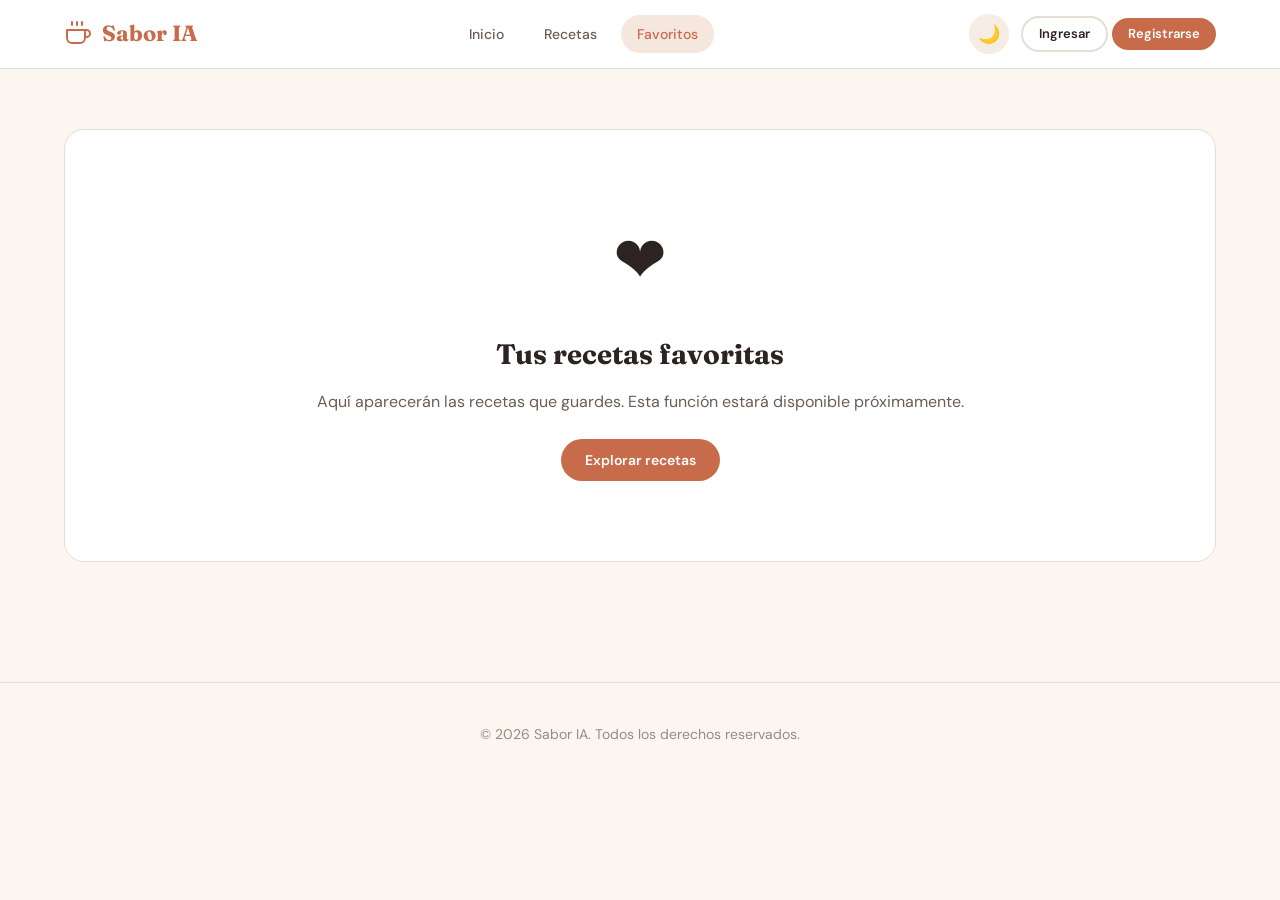
<file: src/main/resources/static/favoritos.html>
<!DOCTYPE html>
<html lang="es">
<head>
  <meta charset="UTF-8">
  <meta name="viewport" content="width=device-width, initial-scale=1.0">
  <title>Favoritos — Sabor IA</title>
  <link rel="preconnect" href="https://fonts.googleapis.com">
  <link rel="preconnect" href="https://fonts.gstatic.com" crossorigin>
  <link href="https://fonts.googleapis.com/css2?family=DM+Sans:wght@400;500;600;700&family=Fraunces:opsz,wght@9..144,400;9..144,600;9..144,700&display=swap" rel="stylesheet">
  <link rel="stylesheet" href="css/main.css">
</head>
<body data-page="favoritos">

<header class="header">
  <div class="header-inner">
    <a href="Index.html" class="logo">
      <svg class="logo-svg" viewBox="0 0 28 28" fill="none" stroke="currentColor" stroke-width="2" stroke-linecap="round" stroke-linejoin="round">
        <path d="M21 10h1.5a3.5 3.5 0 0 1 0 7H21"/>
        <path d="M3 10h18v8a5 5 0 0 1-5 5H8a5 5 0 0 1-5-5V10z"/>
        <line x1="8" y1="2" x2="8" y2="5"/>
        <line x1="13" y1="2" x2="13" y2="5"/>
        <line x1="18" y1="2" x2="18" y2="5"/>
      </svg>
      Sabor IA
    </a>
    <nav class="nav-links" id="navLinks">
      <a href="Index.html">Inicio</a>
      <a href="recetas.html">Recetas</a>
      <a href="favoritos.html" class="active">Favoritos</a>
    </nav>
    <div class="header-actions">
      <button class="theme-toggle" id="themeToggle" aria-label="Cambiar modo" onclick="toggleTheme()">🌙</button>
      <button class="hamburger" id="hamburger" aria-label="Menú">
        <span></span><span></span><span></span>
      </button>
      <div class="auth-section" id="authSection"></div>
    </div>
  </div>
</header>

<section class="favoritos-page">
  <div class="favoritos-empty">
    <div class="favoritos-empty-icon">❤️</div>
    <h1 class="favoritos-empty-title">Tus recetas favoritas</h1>
    <p class="favoritos-empty-text">Aquí aparecerán las recetas que guardes. Esta función estará disponible próximamente.</p>
    <a href="recetas.html" class="btn btn-primary">Explorar recetas</a>
  </div>
</section>

<footer class="footer">
  <p>© 2026 Sabor IA. Todos los derechos reservados.</p>
</footer>

<script src="js/main.js"></script>
</body>
</html>
</file>
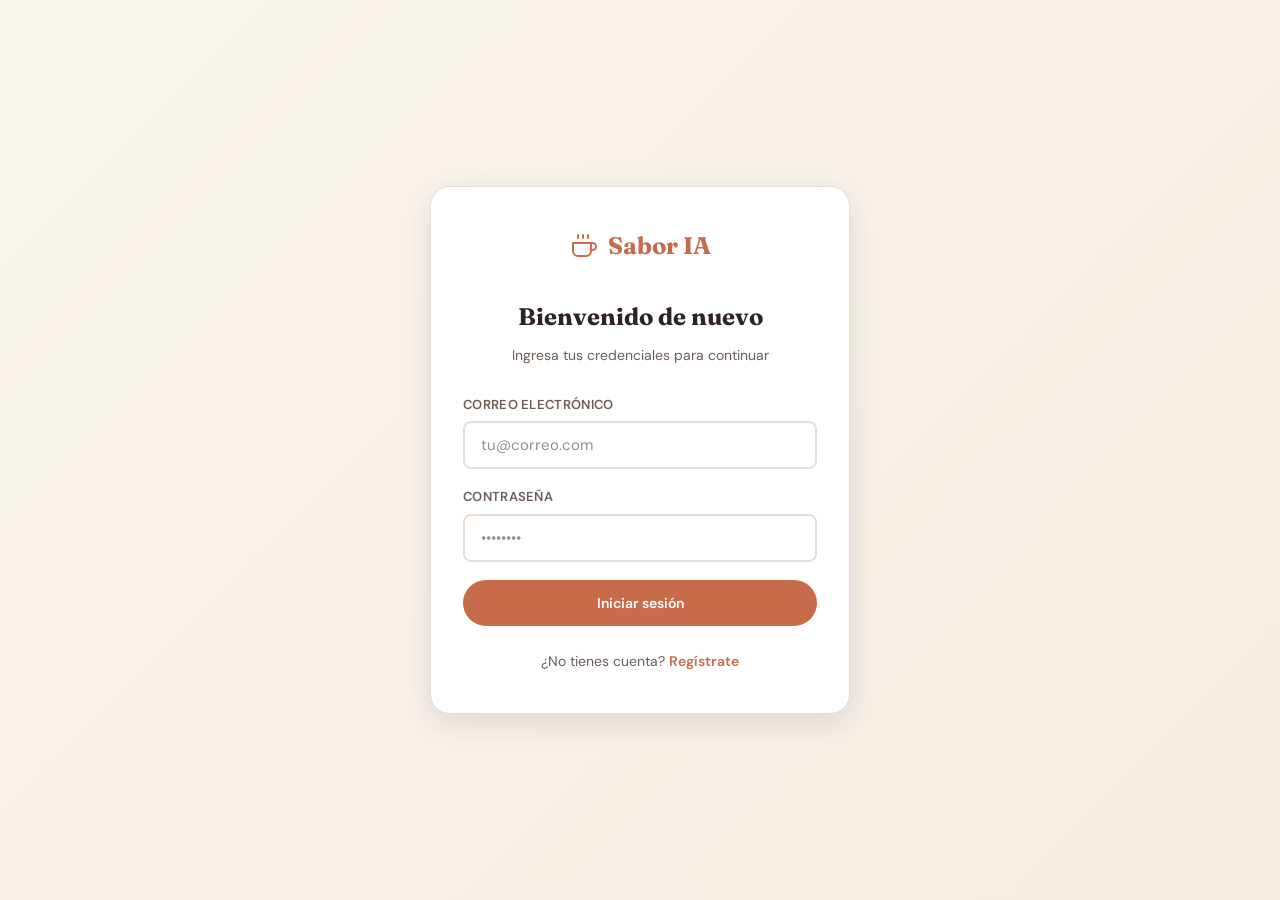
<file: src/main/resources/static/login.html>
<!DOCTYPE html>
<html lang="es">
<head>
  <meta charset="UTF-8">
  <meta name="viewport" content="width=device-width, initial-scale=1.0">
  <title>Iniciar Sesión — Sabor IA</title>
  <link rel="preconnect" href="https://fonts.googleapis.com">
  <link rel="preconnect" href="https://fonts.gstatic.com" crossorigin>
  <link href="https://fonts.googleapis.com/css2?family=DM+Sans:wght@400;500;600;700&family=Fraunces:opsz,wght@9..144,400;9..144,600;9..144,700&display=swap" rel="stylesheet">
  <link rel="stylesheet" href="css/main.css">
</head>
<body data-page="login" class="auth-page">

<div class="auth-card">
  <a href="Index.html" class="auth-logo">
    <svg width="28" height="28" viewBox="0 0 28 28" fill="none" stroke="currentColor" stroke-width="2" stroke-linecap="round" stroke-linejoin="round">
      <path d="M21 10h1.5a3.5 3.5 0 0 1 0 7H21"/>
      <path d="M3 10h18v8a5 5 0 0 1-5 5H8a5 5 0 0 1-5-5V10z"/>
      <line x1="8" y1="2" x2="8" y2="5"/>
      <line x1="13" y1="2" x2="13" y2="5"/>
      <line x1="18" y1="2" x2="18" y2="5"/>
    </svg>
    Sabor IA
  </a>

  <h1 class="auth-title">Bienvenido de nuevo</h1>
  <p class="auth-subtitle">Ingresa tus credenciales para continuar</p>

  <div class="auth-error" id="loginError"></div>

  <form class="auth-form" id="loginForm">
    <div class="form-group">
      <label for="loginCorreo">Correo electrónico</label>
      <input class="input" id="loginCorreo" type="email" placeholder="tu@correo.com" required>
    </div>
    <div class="form-group">
      <label for="loginPass">Contraseña</label>
      <input class="input" id="loginPass" type="password" placeholder="••••••••" required>
    </div>
    <button type="submit" class="btn btn-primary" style="width:100%;justify-content:center;padding:14px">Iniciar sesión</button>
  </form>

  <p class="auth-footer">
    ¿No tienes cuenta? <a href="register.html">Regístrate</a>
  </p>
</div>

<script src="js/main.js"></script>
</body>
</html>
</file>
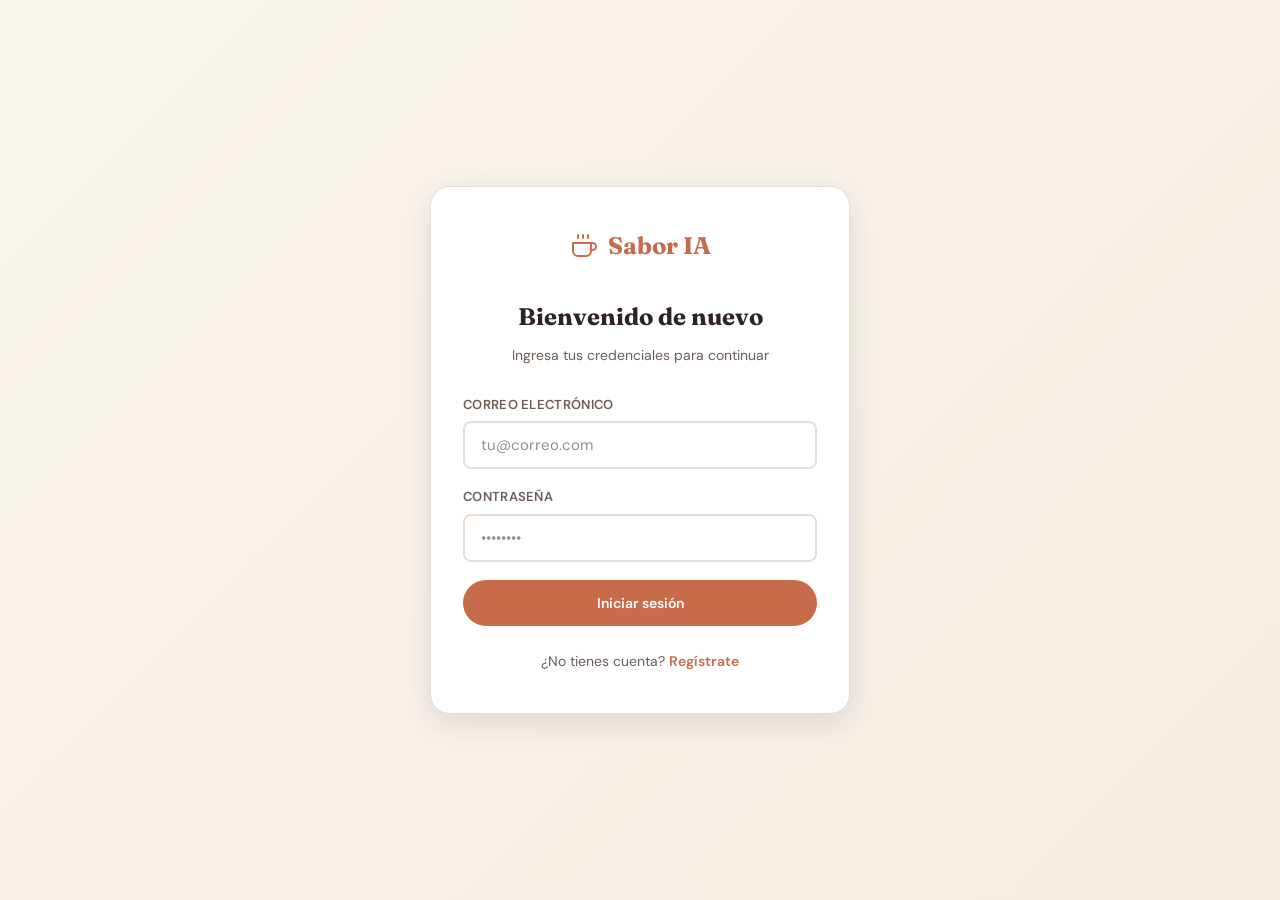
<file: src/main/resources/static/perfil.html>
<!DOCTYPE html>
<html lang="es">
<head>
  <meta charset="UTF-8">
  <meta name="viewport" content="width=device-width, initial-scale=1.0">
  <title>Mi Perfil — Sabor IA</title>
  <link rel="preconnect" href="https://fonts.googleapis.com">
  <link rel="preconnect" href="https://fonts.gstatic.com" crossorigin>
  <link href="https://fonts.googleapis.com/css2?family=DM+Sans:wght@400;500;600;700&family=Fraunces:opsz,wght@9..144,400;9..144,600;9..144,700&display=swap" rel="stylesheet">
  <link rel="stylesheet" href="css/main.css">
</head>
<body data-page="perfil">

<header class="header">
  <div class="header-inner">
    <a href="Index.html" class="logo">
      <svg class="logo-svg" viewBox="0 0 28 28" fill="none" stroke="currentColor" stroke-width="2" stroke-linecap="round" stroke-linejoin="round">
        <path d="M21 10h1.5a3.5 3.5 0 0 1 0 7H21"/>
        <path d="M3 10h18v8a5 5 0 0 1-5 5H8a5 5 0 0 1-5-5V10z"/>
        <line x1="8" y1="2" x2="8" y2="5"/>
        <line x1="13" y1="2" x2="13" y2="5"/>
        <line x1="18" y1="2" x2="18" y2="5"/>
      </svg>
      Sabor IA
    </a>
    <nav class="nav-links" id="navLinks">
      <a href="Index.html">Inicio</a>
      <a href="recetas.html">Recetas</a>
      <a href="favoritos.html">Favoritos</a>
      <a href="perfil.html" class="active">Perfil</a>
    </nav>
    <div class="header-actions">
      <button class="theme-toggle" id="themeToggle" aria-label="Cambiar modo" onclick="toggleTheme()">🌙</button>
      <button class="hamburger" id="hamburger" aria-label="Menú">
        <span></span><span></span><span></span>
      </button>
      <div class="auth-section" id="authSection"></div>
    </div>
  </div>
</header>

<section class="profile-page">
  <div class="profile-header">
    <div class="profile-avatar" id="perfilAvatar">U</div>
    <div>
      <h1 class="profile-name" id="perfilNombre">Cargando...</h1>
      <p class="profile-email" id="perfilEmail">cargando...</p>
    </div>
  </div>

  <div class="profile-section">
    <h2 class="profile-section-title">Datos personales</h2>
    <form class="profile-form" id="formPerfil">
      <div class="form-group">
        <label for="perfilInputNombre">Nombre</label>
        <input class="input" id="perfilInputNombre" type="text" required>
      </div>
      <div class="form-group">
        <label for="perfilInputCorreo">Correo electrónico</label>
        <input class="input" id="perfilInputCorreo" type="email" required>
      </div>
      <div class="profile-actions">
        <button type="submit" class="btn btn-primary">Guardar cambios</button>
      </div>
    </form>
  </div>

  <div class="profile-section">
    <h2 class="profile-section-title">Cambiar contraseña</h2>
    <form class="profile-form" id="formPass">
      <div class="form-group">
        <label for="passActual">Contraseña actual</label>
        <input class="input" id="passActual" type="password" required>
      </div>
      <div class="form-group">
        <label for="passNueva">Nueva contraseña</label>
        <input class="input" id="passNueva" type="password" required minlength="5">
      </div>
      <div class="profile-actions">
        <button type="submit" class="btn btn-accent">Actualizar contraseña</button>
      </div>
    </form>
  </div>

  <div class="profile-section" style="text-align:center">
    <button class="btn btn-secondary" onclick="handleLogout()">Cerrar sesión</button>
  </div>
</section>

<footer class="footer">
  <p>© 2026 Sabor IA. Todos los derechos reservados.</p>
</footer>

<script src="js/main.js"></script>
</body>
</html>
</file>
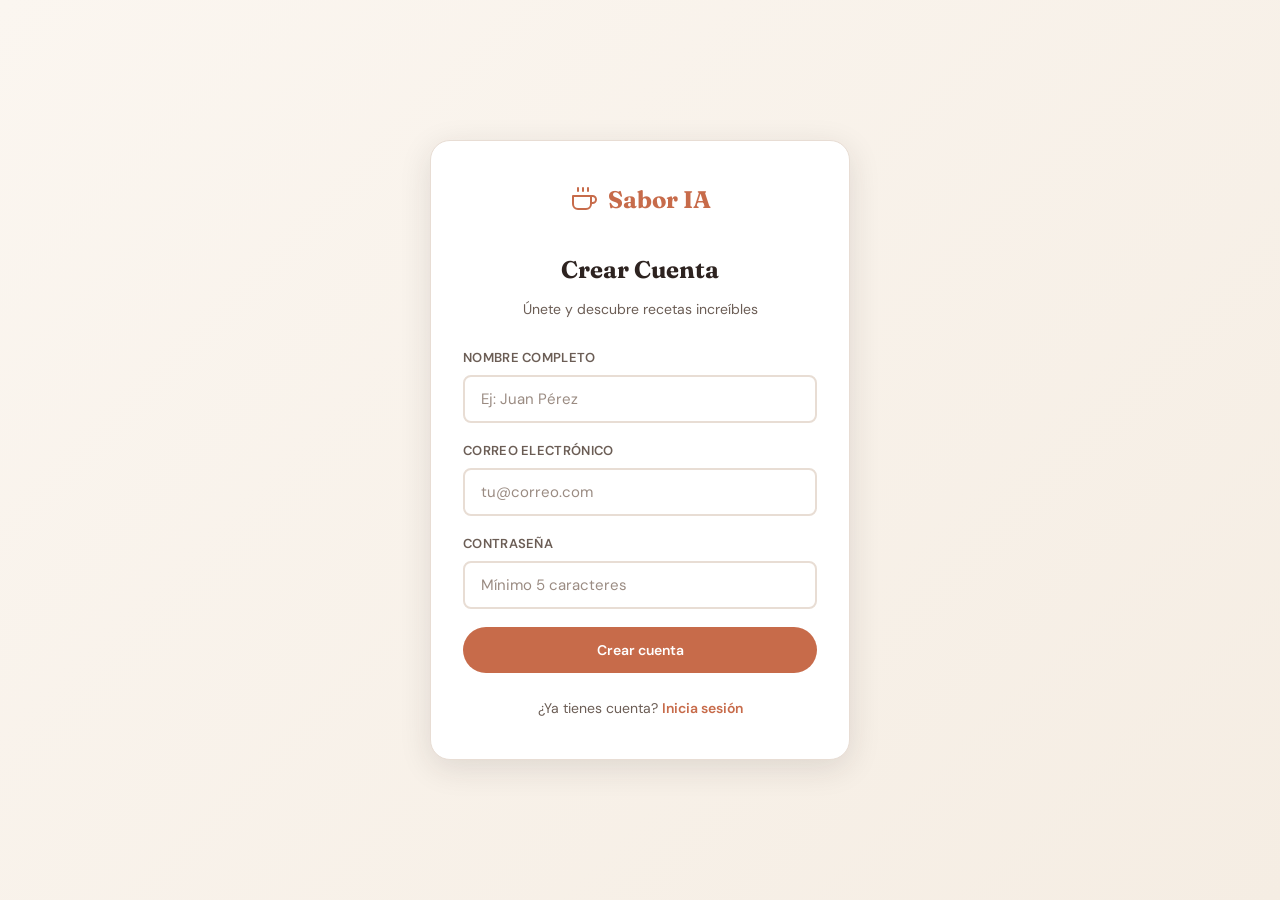
<file: src/main/resources/static/register.html>
<!DOCTYPE html>
<html lang="es">
<head>
  <meta charset="UTF-8">
  <meta name="viewport" content="width=device-width, initial-scale=1.0">
  <title>Crear Cuenta — Sabor IA</title>
  <link rel="preconnect" href="https://fonts.googleapis.com">
  <link rel="preconnect" href="https://fonts.gstatic.com" crossorigin>
  <link href="https://fonts.googleapis.com/css2?family=DM+Sans:wght@400;500;600;700&family=Fraunces:opsz,wght@9..144,400;9..144,600;9..144,700&display=swap" rel="stylesheet">
  <link rel="stylesheet" href="css/main.css">
</head>
<body data-page="register" class="auth-page">

<div class="auth-card">
  <a href="Index.html" class="auth-logo">
    <svg width="28" height="28" viewBox="0 0 28 28" fill="none" stroke="currentColor" stroke-width="2" stroke-linecap="round" stroke-linejoin="round">
      <path d="M21 10h1.5a3.5 3.5 0 0 1 0 7H21"/>
      <path d="M3 10h18v8a5 5 0 0 1-5 5H8a5 5 0 0 1-5-5V10z"/>
      <line x1="8" y1="2" x2="8" y2="5"/>
      <line x1="13" y1="2" x2="13" y2="5"/>
      <line x1="18" y1="2" x2="18" y2="5"/>
    </svg>
    Sabor IA
  </a>

  <h1 class="auth-title">Crear Cuenta</h1>
  <p class="auth-subtitle">Únete y descubre recetas increíbles</p>

  <div class="auth-error" id="registerError"></div>

  <form class="auth-form" id="registerForm">
    <div class="form-group">
      <label for="regNombre">Nombre completo</label>
      <input class="input" id="regNombre" type="text" placeholder="Ej: Juan Pérez" required>
    </div>
    <div class="form-group">
      <label for="regCorreo">Correo electrónico</label>
      <input class="input" id="regCorreo" type="email" placeholder="tu@correo.com" required>
    </div>
    <div class="form-group">
      <label for="regPass">Contraseña</label>
      <input class="input" id="regPass" type="password" placeholder="Mínimo 5 caracteres" required minlength="5">
    </div>
    <button type="submit" class="btn btn-primary" style="width:100%;justify-content:center;padding:14px">Crear cuenta</button>
  </form>

  <p class="auth-footer">
    ¿Ya tienes cuenta? <a href="login.html">Inicia sesión</a>
  </p>
</div>

<script src="js/main.js"></script>
</body>
</html>
</file>
<file: src/main/resources/static/css/main.css>
:root {
  --terracotta: #C76B4A;
  --terracotta-hover: #B05A3C;
  --terracotta-light: #F5E6DE;
  --olive: #7A8B5E;
  --olive-hover: #6A7B4E;
  --golden: #E8B84B;
  --golden-light: #FDF3E0;
  --bg: #FBF6F0;
  --bg-alt: #F5EDE3;
  --surface: #FFFFFF;
  --surface-hover: #FAF5F0;
  --text: #2D2320;
  --text-secondary: #6B5D55;
  --text-muted: #9A8B82;
  --border: #E8DDD4;
  --border-light: #F0E8E0;
  --shadow-sm: 0 1px 3px rgba(45, 35, 32, 0.06);
  --shadow-md: 0 4px 12px rgba(45, 35, 32, 0.08);
  --shadow-lg: 0 8px 32px rgba(45, 35, 32, 0.12);
  --radius-sm: 8px;
  --radius-md: 12px;
  --radius-lg: 20px;
  --radius-full: 9999px;
  --font-display: 'Fraunces', Georgia, serif;
  --font-body: 'DM Sans', system-ui, -apple-system, sans-serif;
}

[data-theme="dark"] {
  --terracotta: #D4764A;
  --terracotta-hover: #E0875B;
  --terracotta-light: #3A2A24;
  --olive: #8B9E6B;
  --olive-hover: #9BAE7B;
  --golden: #F0C85B;
  --golden-light: #3D3224;
  --bg: #1A1412;
  --bg-alt: #221C19;
  --surface: #2A211D;
  --surface-hover: #332924;
  --text: #EDE0D8;
  --text-secondary: #B8A89E;
  --text-muted: #8A7C73;
  --border: #3D312B;
  --border-light: #332924;
  --shadow-sm: 0 1px 3px rgba(0, 0, 0, 0.3);
  --shadow-md: 0 4px 12px rgba(0, 0, 0, 0.4);
  --shadow-lg: 0 8px 32px rgba(0, 0, 0, 0.5);
}

*, *::before, *::after {
  margin: 0;
  padding: 0;
  box-sizing: border-box;
}

html {
  scroll-behavior: smooth;
}

body {
  font-family: var(--font-body);
  background-color: var(--bg);
  color: var(--text);
  line-height: 1.6;
  -webkit-font-smoothing: antialiased;
  transition: background-color 0.3s, color 0.3s;
}

a {
  color: inherit;
  text-decoration: none;
}

img {
  max-width: 100%;
  display: block;
}

::-webkit-scrollbar {
  width: 8px;
}

::-webkit-scrollbar-track {
  background: var(--bg);
}

::-webkit-scrollbar-thumb {
  background: var(--border);
  border-radius: 4px;
}

.container {
  max-width: 1200px;
  margin: 0 auto;
  padding: 0 24px;
}

.header {
  position: sticky;
  top: 0;
  z-index: 100;
  background: var(--surface);
  border-bottom: 1px solid var(--border);
  transition: background-color 0.3s;
}

.header-inner {
  max-width: 1200px;
  margin: 0 auto;
  padding: 0 24px;
  height: 68px;
  display: flex;
  align-items: center;
  justify-content: space-between;
  gap: 24px;
}

.logo {
  display: flex;
  align-items: center;
  gap: 10px;
  font-family: var(--font-display);
  font-size: 22px;
  font-weight: 700;
  color: var(--terracotta);
  white-space: nowrap;
  flex-shrink: 0;
}

.logo-svg {
  width: 28px;
  height: 28px;
  color: var(--terracotta);
}

.nav-links {
  display: flex;
  gap: 8px;
}

.nav-links a {
  padding: 8px 16px;
  border-radius: var(--radius-full);
  font-size: 14px;
  font-weight: 500;
  color: var(--text-secondary);
  transition: all 0.2s;
}

.nav-links a:hover,
.nav-links a.active {
  background: var(--terracotta-light);
  color: var(--terracotta);
}

.header-actions {
  display: flex;
  align-items: center;
  gap: 12px;
  flex-shrink: 0;
}

.theme-toggle {
  width: 40px;
  height: 40px;
  border-radius: 50%;
  border: none;
  background: var(--bg-alt);
  font-size: 18px;
  cursor: pointer;
  display: flex;
  align-items: center;
  justify-content: center;
  transition: all 0.2s;
  color: var(--text);
}

.theme-toggle:hover {
  background: var(--border);
}

.hamburger {
  display: none;
  width: 40px;
  height: 40px;
  border: none;
  background: none;
  cursor: pointer;
  padding: 8px;
  flex-direction: column;
  justify-content: center;
  gap: 5px;
}

.hamburger span {
  display: block;
  height: 2px;
  background: var(--text);
  border-radius: 2px;
  transition: all 0.3s;
}

.btn {
  display: inline-flex;
  align-items: center;
  justify-content: center;
  gap: 8px;
  padding: 10px 24px;
  border-radius: var(--radius-full);
  font-family: var(--font-body);
  font-size: 14px;
  font-weight: 600;
  border: none;
  cursor: pointer;
  transition: all 0.2s;
  white-space: nowrap;
}

.btn-sm {
  padding: 6px 16px;
  font-size: 13px;
}

.btn-primary {
  background: var(--terracotta);
  color: #fff;
}

.btn-primary:hover {
  background: var(--terracotta-hover);
  transform: translateY(-1px);
  box-shadow: 0 4px 12px rgba(199, 107, 74, 0.3);
}

.btn-secondary {
  background: var(--bg-alt);
  color: var(--text);
}

.btn-secondary:hover {
  background: var(--border);
}

.btn-outline {
  background: transparent;
  border: 2px solid var(--border);
  color: var(--text);
}

.btn-outline:hover {
  border-color: var(--terracotta);
  color: var(--terracotta);
}

.btn-accent {
  background: var(--olive);
  color: #fff;
}

.btn-accent:hover {
  background: var(--olive-hover);
  transform: translateY(-1px);
}

.btn-danger {
  background: #DC2626;
  color: #fff;
}

.btn-danger:hover {
  background: #B91C1C;
}

.input {
  width: 100%;
  padding: 12px 16px;
  border: 2px solid var(--border);
  border-radius: var(--radius-sm);
  font-family: var(--font-body);
  font-size: 15px;
  background: var(--surface);
  color: var(--text);
  outline: none;
  transition: all 0.2s;
}

.input::placeholder {
  color: var(--text-muted);
}

.input:focus {
  border-color: var(--terracotta);
  box-shadow: 0 0 0 4px rgba(199, 107, 74, 0.1);
}

.input-error {
  border-color: #DC2626;
}

.input-error:focus {
  box-shadow: 0 0 0 4px rgba(220, 38, 38, 0.1);
}

.select {
  appearance: none;
  background-image: url("data:image/svg+xml,%3Csvg xmlns='http://www.w3.org/2000/svg' width='12' height='12' viewBox='0 0 12 12'%3E%3Cpath fill='%236B5D55' d='M6 8L1 3h10z'/%3E%3C/svg%3E");
  background-repeat: no-repeat;
  background-position: right 14px center;
  padding-right: 40px;
  cursor: pointer;
}

.form-group {
  display: flex;
  flex-direction: column;
  gap: 6px;
}

.form-group label {
  font-size: 13px;
  font-weight: 600;
  color: var(--text-secondary);
  letter-spacing: 0.3px;
  text-transform: uppercase;
}

.form-error {
  font-size: 12px;
  color: #DC2626;
  min-height: 18px;
}

.section-title {
  font-family: var(--font-display);
  font-size: 32px;
  font-weight: 700;
  color: var(--text);
  letter-spacing: -0.5px;
}

.section-subtitle {
  font-size: 16px;
  color: var(--text-secondary);
  margin-top: 8px;
}

.page-hero {
  text-align: center;
  padding: 80px 24px 60px;
  background: linear-gradient(180deg, var(--bg) 0%, var(--bg-alt) 100%);
  position: relative;
  overflow: hidden;
}

.page-hero::before {
  content: '';
  position: absolute;
  top: -50%;
  left: -50%;
  width: 200%;
  height: 200%;
  background: radial-gradient(circle at 30% 40%, rgba(199, 107, 74, 0.04) 0%, transparent 50%),
              radial-gradient(circle at 70% 60%, rgba(232, 184, 75, 0.04) 0%, transparent 50%);
  pointer-events: none;
}

.hero-badge {
  display: inline-flex;
  align-items: center;
  gap: 6px;
  padding: 6px 16px;
  background: var(--golden-light);
  border: 1px solid var(--golden);
  border-radius: var(--radius-full);
  font-size: 13px;
  font-weight: 500;
  color: #8B7A3A;
  margin-bottom: 24px;
  position: relative;
}

[data-theme="dark"] .hero-badge {
  color: var(--golden);
}

.hero-title {
  font-family: var(--font-display);
  font-size: 56px;
  font-weight: 700;
  line-height: 1.1;
  color: var(--text);
  margin-bottom: 16px;
  letter-spacing: -1.5px;
  position: relative;
}

.hero-subtitle {
  font-size: 18px;
  color: var(--text-secondary);
  max-width: 520px;
  margin: 0 auto 40px;
  position: relative;
}

.search-card {
  max-width: 760px;
  margin: 0 auto;
  background: var(--surface);
  border: 1px solid var(--border);
  border-radius: var(--radius-lg);
  padding: 28px;
  box-shadow: var(--shadow-md);
  position: relative;
}

.search-grid {
  display: grid;
  grid-template-columns: 2fr 1fr 1fr;
  gap: 12px;
  margin-bottom: 12px;
}

.search-actions {
  display: flex;
  gap: 10px;
}

.search-actions .btn {
  flex: 1;
}

.result-section {
  max-width: 1200px;
  margin: 0 auto;
  padding: 60px 24px 80px;
}

.result-header {
  display: flex;
  align-items: center;
  justify-content: space-between;
  margin-bottom: 32px;
  flex-wrap: wrap;
  gap: 12px;
}

.cards-grid {
  display: grid;
  grid-template-columns: repeat(auto-fill, minmax(300px, 1fr));
  gap: 24px;
}

.recipe-card {
  background: var(--surface);
  border: 1px solid var(--border);
  border-radius: var(--radius-md);
  overflow: hidden;
  transition: all 0.3s;
  cursor: pointer;
}

.recipe-card:hover {
  transform: translateY(-4px);
  box-shadow: var(--shadow-lg);
  border-color: var(--terracotta);
}

.recipe-card-image {
  width: 100%;
  height: 200px;
  object-fit: cover;
  background: var(--bg-alt);
}

.recipe-card-body {
  padding: 20px;
}

.recipe-card-meta {
  display: flex;
  align-items: center;
  justify-content: space-between;
  margin-bottom: 8px;
}

.recipe-card-type {
  font-size: 12px;
  font-weight: 600;
  text-transform: uppercase;
  letter-spacing: 0.5px;
  color: var(--terracotta);
  background: var(--terracotta-light);
  padding: 3px 10px;
  border-radius: var(--radius-full);
}

.recipe-card-price {
  font-size: 14px;
  font-weight: 700;
  color: var(--olive);
}

.recipe-card-title {
  font-family: var(--font-display);
  font-size: 20px;
  font-weight: 600;
  color: var(--text);
  margin-bottom: 6px;
  line-height: 1.3;
}

.recipe-card-desc {
  font-size: 14px;
  color: var(--text-secondary);
  display: -webkit-box;
  -webkit-line-clamp: 2;
  -webkit-box-orient: vertical;
  overflow: hidden;
  line-height: 1.5;
}

.empty-state {
  grid-column: 1 / -1;
  text-align: center;
  padding: 60px 20px;
}

.empty-state-icon {
  font-size: 48px;
  margin-bottom: 16px;
}

.empty-state-title {
  font-size: 20px;
  font-weight: 600;
  color: var(--text);
  margin-bottom: 8px;
}

.empty-state-text {
  color: var(--text-secondary);
  font-size: 15px;
}

.skeleton {
  background: linear-gradient(90deg, var(--bg-alt) 25%, var(--border-light) 50%, var(--bg-alt) 75%);
  background-size: 200% 100%;
  animation: shimmer 1.5s infinite;
  border-radius: var(--radius-sm);
}

@keyframes shimmer {
  0% { background-position: 200% 0; }
  100% { background-position: -200% 0; }
}

.card-skeleton {
  background: var(--surface);
  border: 1px solid var(--border);
  border-radius: var(--radius-md);
  overflow: hidden;
}

.card-skeleton-img {
  height: 200px;
  background: linear-gradient(90deg, var(--bg-alt) 25%, var(--border-light) 50%, var(--bg-alt) 75%);
  background-size: 200% 100%;
  animation: shimmer 1.5s infinite;
}

.card-skeleton-body {
  padding: 20px;
}

.card-skeleton-title {
  height: 24px;
  width: 70%;
  margin-bottom: 12px;
}

.card-skeleton-text {
  height: 16px;
  width: 100%;
  margin-bottom: 8px;
}

.card-skeleton-text:last-child {
  width: 60%;
}

.auth-page {
  min-height: 100vh;
  display: flex;
  align-items: center;
  justify-content: center;
  padding: 24px;
  background: linear-gradient(135deg, var(--bg) 0%, var(--bg-alt) 100%);
}

.auth-card {
  width: 100%;
  max-width: 420px;
  background: var(--surface);
  border: 1px solid var(--border);
  border-radius: var(--radius-lg);
  padding: 40px 32px;
  box-shadow: var(--shadow-lg);
  animation: fadeUp 0.5s ease-out;
}

@keyframes fadeUp {
  from {
    opacity: 0;
    transform: translateY(16px);
  }
  to {
    opacity: 1;
    transform: translateY(0);
  }
}

.auth-logo {
  display: flex;
  align-items: center;
  justify-content: center;
  gap: 10px;
  font-family: var(--font-display);
  font-size: 24px;
  font-weight: 700;
  color: var(--terracotta);
  margin-bottom: 32px;
}

.auth-title {
  text-align: center;
  font-family: var(--font-display);
  font-size: 24px;
  font-weight: 700;
  color: var(--text);
  margin-bottom: 8px;
}

.auth-subtitle {
  text-align: center;
  color: var(--text-secondary);
  font-size: 14px;
  margin-bottom: 28px;
}

.auth-form {
  display: flex;
  flex-direction: column;
  gap: 18px;
}

.auth-footer {
  text-align: center;
  margin-top: 24px;
  font-size: 14px;
  color: var(--text-secondary);
}

.auth-footer a {
  color: var(--terracotta);
  font-weight: 600;
}

.auth-footer a:hover {
  text-decoration: underline;
}

.auth-error {
  background: #FEF2F2;
  border: 1px solid #FECACA;
  color: #DC2626;
  padding: 10px 14px;
  border-radius: var(--radius-sm);
  font-size: 13px;
  font-weight: 500;
  text-align: center;
  display: none;
}

[data-theme="dark"] .auth-error {
  background: #3A1A1A;
  border-color: #5C2A2A;
}

.auth-success {
  background: #F0FDF4;
  border: 1px solid #BBF7D0;
  color: #166534;
  padding: 10px 14px;
  border-radius: var(--radius-sm);
  font-size: 13px;
  font-weight: 500;
  text-align: center;
  display: none;
}

[data-theme="dark"] .auth-success {
  background: #1A2E1A;
  border-color: #2A4A2A;
}

.modal-overlay {
  position: fixed;
  top: 0;
  left: 0;
  width: 100%;
  height: 100%;
  background: rgba(0, 0, 0, 0.5);
  backdrop-filter: blur(4px);
  z-index: 1000;
  display: flex;
  align-items: center;
  justify-content: center;
  opacity: 0;
  visibility: hidden;
  transition: all 0.3s;
  padding: 24px;
}

.modal-overlay.active {
  opacity: 1;
  visibility: visible;
}

.modal {
  background: var(--surface);
  border: 1px solid var(--border);
  border-radius: var(--radius-lg);
  width: 100%;
  max-width: 600px;
  max-height: 90vh;
  overflow-y: auto;
  position: relative;
  transform: translateY(20px) scale(0.98);
  transition: all 0.3s;
}

.modal-overlay.active .modal {
  transform: translateY(0) scale(1);
}

.modal-close {
  position: absolute;
  top: 16px;
  right: 16px;
  width: 36px;
  height: 36px;
  border-radius: 50%;
  border: none;
  background: var(--bg-alt);
  color: var(--text-secondary);
  font-size: 18px;
  cursor: pointer;
  display: flex;
  align-items: center;
  justify-content: center;
  transition: all 0.2s;
  z-index: 10;
}

.modal-close:hover {
  background: var(--border);
  color: var(--text);
}

.modal-body {
  padding: 32px;
}

.modal-title {
  font-family: var(--font-display);
  font-size: 24px;
  font-weight: 700;
  color: var(--text);
  margin-bottom: 24px;
}

.recipe-detail-modal {
  max-width: 900px;
}

.recipe-detail-grid {
  display: grid;
  grid-template-columns: 1fr 1fr;
}

.detail-image {
  width: 100%;
  height: 100%;
  min-height: 400px;
  object-fit: cover;
  border-radius: var(--radius-lg) 0 0 var(--radius-lg);
}

.detail-content {
  padding: 32px;
}

.detail-type {
  display: inline-block;
  font-size: 11px;
  font-weight: 700;
  text-transform: uppercase;
  letter-spacing: 1px;
  color: var(--terracotta);
  background: var(--terracotta-light);
  padding: 4px 12px;
  border-radius: var(--radius-full);
  margin-bottom: 12px;
}

.detail-title {
  font-family: var(--font-display);
  font-size: 28px;
  font-weight: 700;
  color: var(--text);
  margin-bottom: 12px;
}

.detail-desc {
  color: var(--text-secondary);
  font-size: 15px;
  margin-bottom: 24px;
  line-height: 1.6;
}

.detail-price {
  display: inline-flex;
  align-items: center;
  gap: 6px;
  font-size: 20px;
  font-weight: 700;
  color: var(--olive);
  margin-bottom: 24px;
}

.toast-container {
  position: fixed;
  bottom: 24px;
  right: 24px;
  z-index: 10000;
  display: flex;
  flex-direction: column;
  gap: 8px;
}

.toast {
  padding: 14px 20px;
  border-radius: var(--radius-sm);
  display: flex;
  align-items: center;
  gap: 10px;
  font-size: 14px;
  font-weight: 500;
  box-shadow: var(--shadow-lg);
  animation: toastIn 0.3s cubic-bezier(0.68, -0.55, 0.265, 1.55);
  max-width: 400px;
}

.toast-success {
  background: var(--olive);
  color: #fff;
}

.toast-error {
  background: #DC2626;
  color: #fff;
}

.toast-info {
  background: var(--terracotta);
  color: #fff;
}

.toast.toast-out {
  animation: toastOut 0.3s ease-in forwards;
}

@keyframes toastIn {
  from {
    opacity: 0;
    transform: translateX(100%) scale(0.9);
  }
  to {
    opacity: 1;
    transform: translateX(0) scale(1);
  }
}

@keyframes toastOut {
  from {
    opacity: 1;
    transform: translateX(0) scale(1);
  }
  to {
    opacity: 0;
    transform: translateX(100%) scale(0.9);
  }
}

.profile-page {
  max-width: 640px;
  margin: 0 auto;
  padding: 60px 24px 80px;
}

.profile-header {
  display: flex;
  align-items: center;
  gap: 20px;
  margin-bottom: 40px;
}

.profile-avatar {
  width: 72px;
  height: 72px;
  border-radius: 50%;
  background: var(--terracotta-light);
  color: var(--terracotta);
  display: flex;
  align-items: center;
  justify-content: center;
  font-family: var(--font-display);
  font-size: 28px;
  font-weight: 700;
  flex-shrink: 0;
}

.profile-name {
  font-family: var(--font-display);
  font-size: 28px;
  font-weight: 700;
  color: var(--text);
}

.profile-email {
  color: var(--text-secondary);
  font-size: 15px;
}

.profile-section {
  background: var(--surface);
  border: 1px solid var(--border);
  border-radius: var(--radius-md);
  padding: 32px;
  margin-bottom: 24px;
}

.profile-section-title {
  font-family: var(--font-display);
  font-size: 20px;
  font-weight: 600;
  color: var(--text);
  margin-bottom: 20px;
  padding-bottom: 16px;
  border-bottom: 1px solid var(--border);
}

.profile-form {
  display: flex;
  flex-direction: column;
  gap: 16px;
}

.profile-actions {
  display: flex;
  gap: 12px;
  margin-top: 8px;
}

.favoritos-page {
  max-width: 1200px;
  margin: 0 auto;
  padding: 60px 24px 80px;
}

.favoritos-empty {
  text-align: center;
  padding: 80px 20px;
  background: var(--surface);
  border: 1px solid var(--border);
  border-radius: var(--radius-lg);
}

.favoritos-empty-icon {
  font-size: 64px;
  margin-bottom: 20px;
}

.favoritos-empty-title {
  font-family: var(--font-display);
  font-size: 28px;
  font-weight: 700;
  color: var(--text);
  margin-bottom: 12px;
}

.favoritos-empty-text {
  color: var(--text-secondary);
  font-size: 16px;
  margin-bottom: 24px;
}

.pills {
  display: flex;
  gap: 10px;
  overflow-x: auto;
  padding-bottom: 4px;
  scrollbar-width: none;
}

.pills::-webkit-scrollbar {
  display: none;
}

.pill {
  display: flex;
  align-items: center;
  gap: 6px;
  padding: 8px 18px;
  border-radius: var(--radius-full);
  border: 1px solid var(--border);
  background: var(--surface);
  font-size: 14px;
  font-weight: 500;
  color: var(--text-secondary);
  cursor: pointer;
  white-space: nowrap;
  transition: all 0.2s;
  font-family: var(--font-body);
}

.pill:hover {
  border-color: var(--terracotta);
  color: var(--terracotta);
}

.pill.active {
  background: var(--terracotta);
  border-color: var(--terracotta);
  color: #fff;
}

.filters-bar {
  display: flex;
  justify-content: space-between;
  align-items: center;
  gap: 16px;
  margin-bottom: 32px;
  flex-wrap: wrap;
}

.admin-page {
  max-width: 1200px;
  margin: 0 auto;
  padding: 40px 24px 80px;
}

.admin-header {
  display: flex;
  justify-content: space-between;
  align-items: flex-start;
  margin-bottom: 32px;
  gap: 16px;
  flex-wrap: wrap;
}

.tabs {
  display: flex;
  gap: 4px;
  background: var(--bg-alt);
  border-radius: var(--radius-sm);
  padding: 4px;
  margin-bottom: 32px;
}

.tab {
  padding: 10px 24px;
  border-radius: 6px;
  border: none;
  background: transparent;
  font-family: var(--font-body);
  font-size: 14px;
  font-weight: 500;
  color: var(--text-secondary);
  cursor: pointer;
  transition: all 0.2s;
}

.tab:hover {
  color: var(--text);
}

.tab.active {
  background: var(--surface);
  color: var(--text);
  box-shadow: var(--shadow-sm);
}

.table-container {
  overflow-x: auto;
  background: var(--surface);
  border: 1px solid var(--border);
  border-radius: var(--radius-md);
}

table {
  width: 100%;
  border-collapse: collapse;
}

thead th {
  text-align: left;
  padding: 14px 20px;
  font-size: 12px;
  font-weight: 600;
  text-transform: uppercase;
  letter-spacing: 0.5px;
  color: var(--text-muted);
  background: var(--bg-alt);
  border-bottom: 1px solid var(--border);
}

tbody td {
  padding: 14px 20px;
  font-size: 14px;
  border-bottom: 1px solid var(--border-light);
  vertical-align: middle;
}

tbody tr:last-child td {
  border-bottom: none;
}

tbody tr:hover {
  background: var(--surface-hover);
}

.td-recipe {
  display: flex;
  align-items: center;
  gap: 12px;
}

.td-recipe-img {
  width: 40px;
  height: 40px;
  border-radius: var(--radius-sm);
  object-fit: cover;
  background: var(--bg-alt);
}

.td-actions {
  display: flex;
  gap: 6px;
}

.btn-icon {
  width: 34px;
  height: 34px;
  border-radius: 6px;
  border: none;
  display: inline-flex;
  align-items: center;
  justify-content: center;
  cursor: pointer;
  font-size: 14px;
  transition: all 0.2s;
}

.btn-icon-edit {
  background: var(--terracotta-light);
  color: var(--terracotta);
}

.btn-icon-edit:hover {
  background: var(--terracotta);
  color: #fff;
}

.btn-icon-delete {
  background: #FEF2F2;
  color: #DC2626;
}

[data-theme="dark"] .btn-icon-delete {
  background: #3A1A1A;
  color: #F87171;
}

.btn-icon-delete:hover {
  background: #DC2626;
  color: #fff;
}

.form-grid-2 {
  display: grid;
  grid-template-columns: 1fr 1fr;
  gap: 16px;
}

.form-full {
  grid-column: 1 / -1;
}

.form-submit-row {
  display: flex;
  justify-content: flex-end;
  gap: 12px;
  margin-top: 8px;
  padding-top: 20px;
  border-top: 1px solid var(--border);
  grid-column: 1 / -1;
}

.footer {
  text-align: center;
  padding: 40px 24px;
  color: var(--text-muted);
  font-size: 14px;
  border-top: 1px solid var(--border);
  margin-top: 40px;
}

.separator {
  border: none;
  height: 1px;
  background: var(--border);
  margin: 24px 0;
}

@media (max-width: 900px) {
  .recipe-detail-grid {
    grid-template-columns: 1fr;
  }
  .detail-image {
    min-height: 250px;
    border-radius: var(--radius-lg) var(--radius-lg) 0 0;
  }
}

@media (max-width: 768px) {
  .nav-links {
    display: none;
    position: absolute;
    top: 68px;
    left: 0;
    width: 100%;
    background: var(--surface);
    border-bottom: 1px solid var(--border);
    flex-direction: column;
    padding: 12px;
    gap: 4px;
  }
  .nav-links.open {
    display: flex;
  }
  .hamburger {
    display: flex;
  }
  .hero-title {
    font-size: 36px;
  }
  .search-grid {
    grid-template-columns: 1fr;
  }
  .search-actions {
    flex-direction: column;
  }
  .cards-grid {
    grid-template-columns: repeat(auto-fill, minmax(260px, 1fr));
  }
  .form-grid-2 {
    grid-template-columns: 1fr;
  }
  .page-hero {
    padding: 48px 20px 36px;
  }
  .profile-header {
    flex-direction: column;
    text-align: center;
  }
  .profile-name {
    font-size: 24px;
  }
  .admin-header {
    flex-direction: column;
  }
  .modal {
    max-width: 100%;
    margin: 12px;
  }
  .modal-body {
    padding: 24px;
  }
}

@media (max-width: 480px) {
  .header-inner {
    padding: 0 16px;
  }
  .hero-title {
    font-size: 28px;
  }
  .auth-card {
    padding: 28px 20px;
  }
}
</file>
